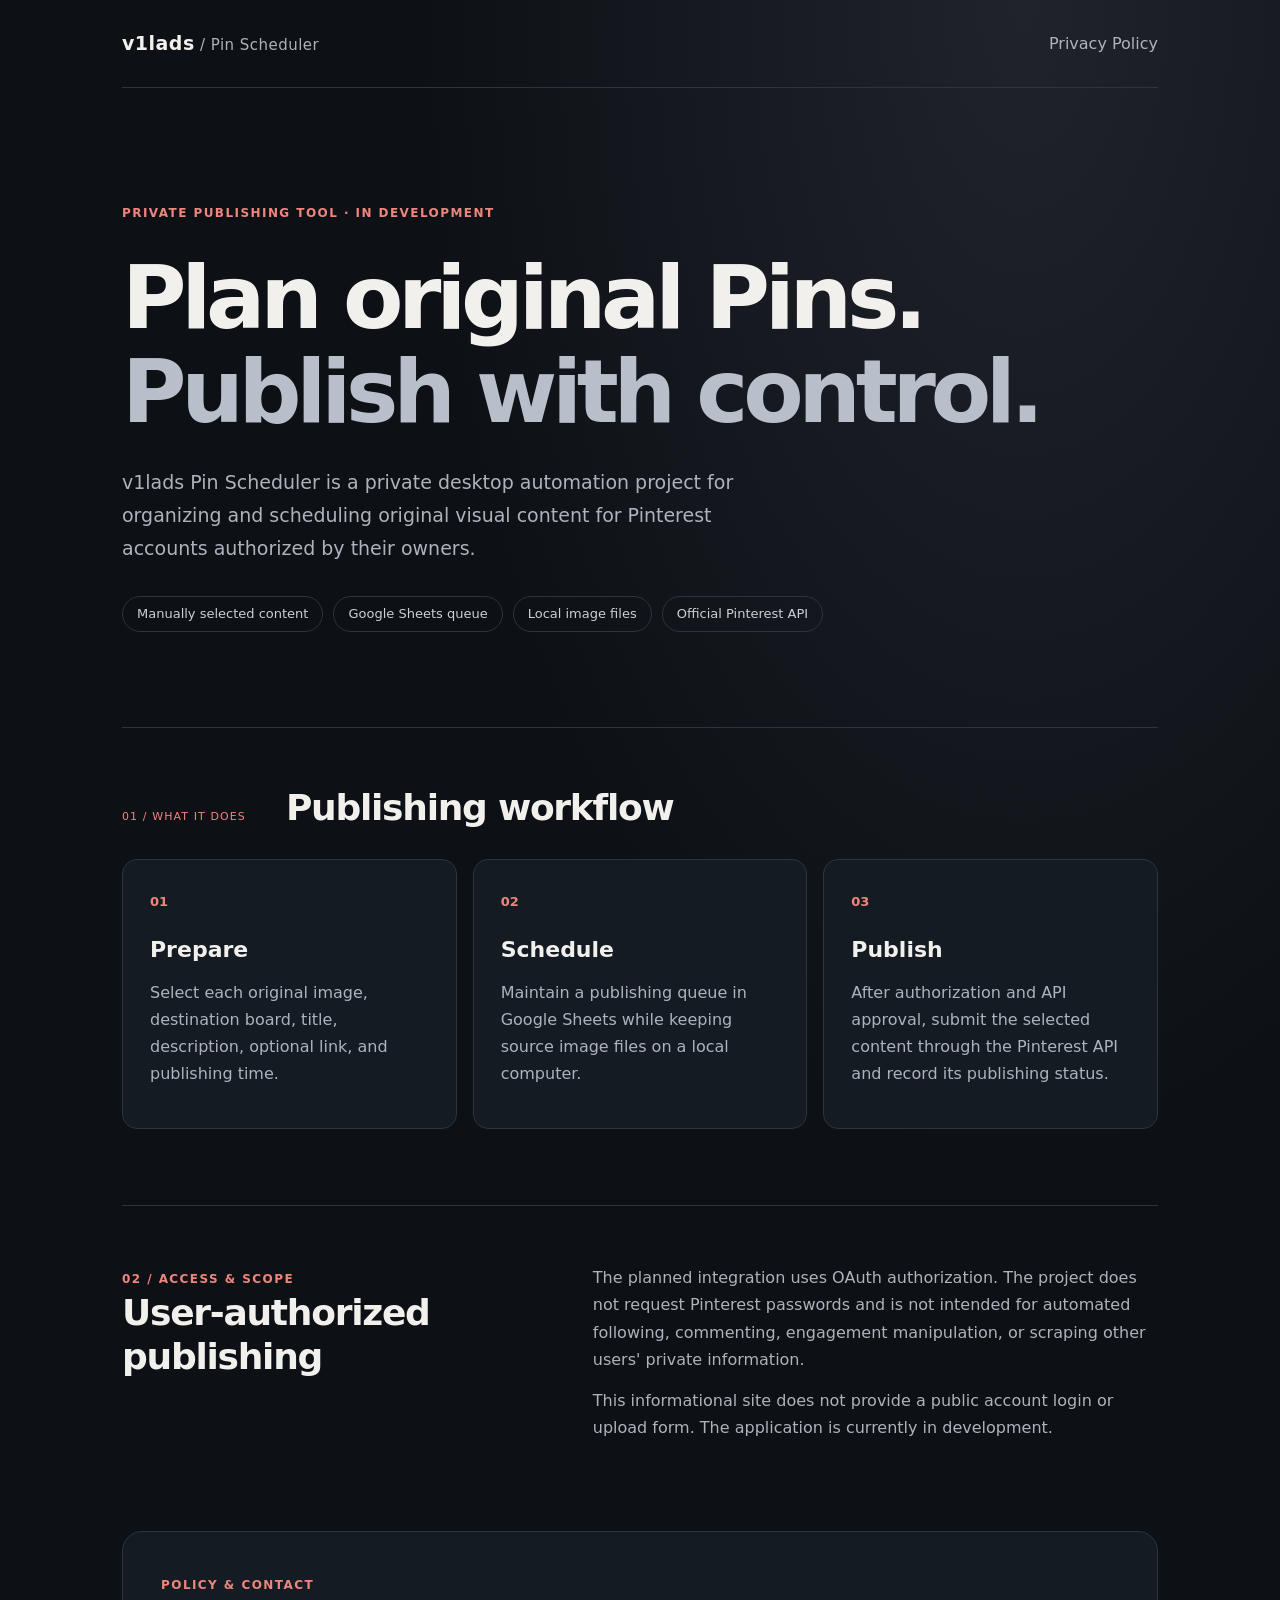
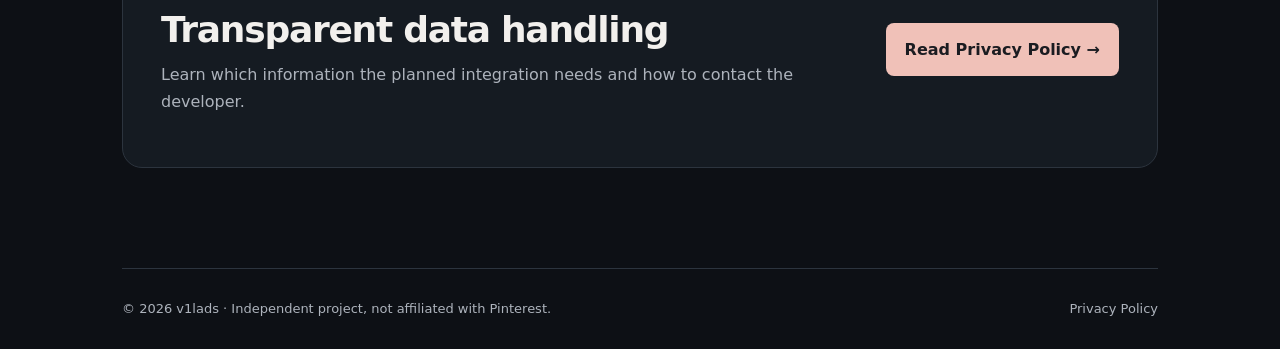
<file: index.html>
<!doctype html>
<html lang="en">
<head>
  <meta charset="utf-8">
  <meta name="viewport" content="width=device-width, initial-scale=1">
  <meta name="description" content="v1lads Pin Scheduler is a private desktop Pinterest publishing workflow under development.">
  <title>v1lads Pin Scheduler — Private content scheduling</title>
  <link rel="stylesheet" href="styles.css">
</head>
<body>
  <div class="page">
    <header class="topbar"><a class="wordmark" href="./">v1lads<span> / Pin Scheduler</span></a><nav aria-label="Main navigation"><a href="privacy.html">Privacy Policy</a></nav></header>
    <main>
      <section class="hero">
        <div class="eyebrow">PRIVATE PUBLISHING TOOL · IN DEVELOPMENT</div>
        <h1>Plan original Pins.<br><em>Publish with control.</em></h1>
        <p class="lead">v1lads Pin Scheduler is a private desktop automation project for organizing and scheduling original visual content for Pinterest accounts authorized by their owners.</p>
        <div class="pills"><span>Manually selected content</span><span>Google Sheets queue</span><span>Local image files</span><span>Official Pinterest API</span></div>
      </section>
      <section class="section" aria-labelledby="workflow">
        <div class="section-heading"><span>01 / WHAT IT DOES</span><h2 id="workflow">Publishing workflow</h2></div>
        <div class="cards">
          <article class="card"><b>01</b><h3>Prepare</h3><p>Select each original image, destination board, title, description, optional link, and publishing time.</p></article>
          <article class="card"><b>02</b><h3>Schedule</h3><p>Maintain a publishing queue in Google Sheets while keeping source image files on a local computer.</p></article>
          <article class="card"><b>03</b><h3>Publish</h3><p>After authorization and API approval, submit the selected content through the Pinterest API and record its publishing status.</p></article>
        </div>
      </section>
      <section class="section two-col" aria-labelledby="scope">
        <div><span class="small-kicker">02 / ACCESS &amp; SCOPE</span><h2 id="scope">User-authorized publishing</h2></div>
        <div><p>The planned integration uses OAuth authorization. The project does not request Pinterest passwords and is not intended for automated following, commenting, engagement manipulation, or scraping other users' private information.</p><p>This informational site does not provide a public account login or upload form. The application is currently in development.</p></div>
      </section>
      <section class="footer-card"><div><span class="small-kicker">POLICY &amp; CONTACT</span><h2>Transparent data handling</h2><p>Learn which information the planned integration needs and how to contact the developer.</p></div><a class="btn" href="privacy.html">Read Privacy Policy →</a></section>
    </main>
    <footer><span>© 2026 v1lads · Independent project, not affiliated with Pinterest.</span><a href="privacy.html">Privacy Policy</a></footer>
  </div>
</body>
</html>
</file>
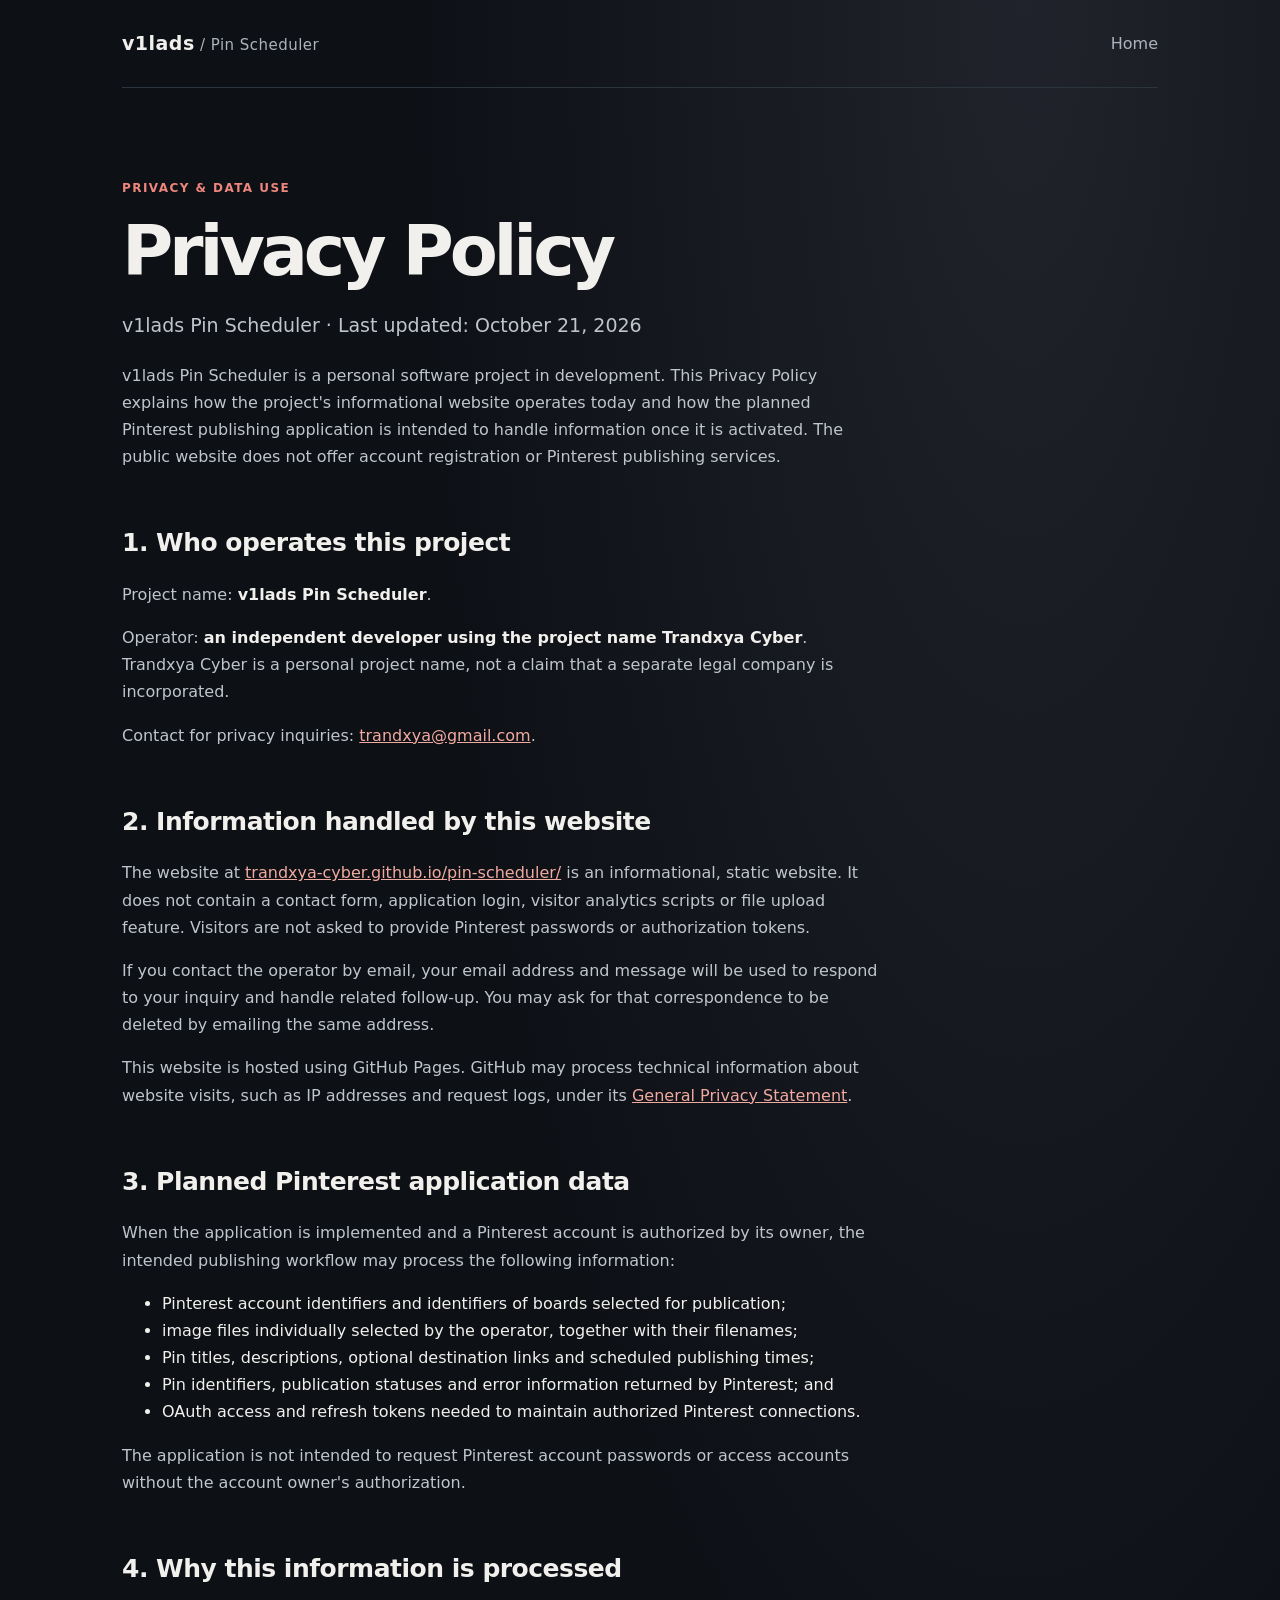
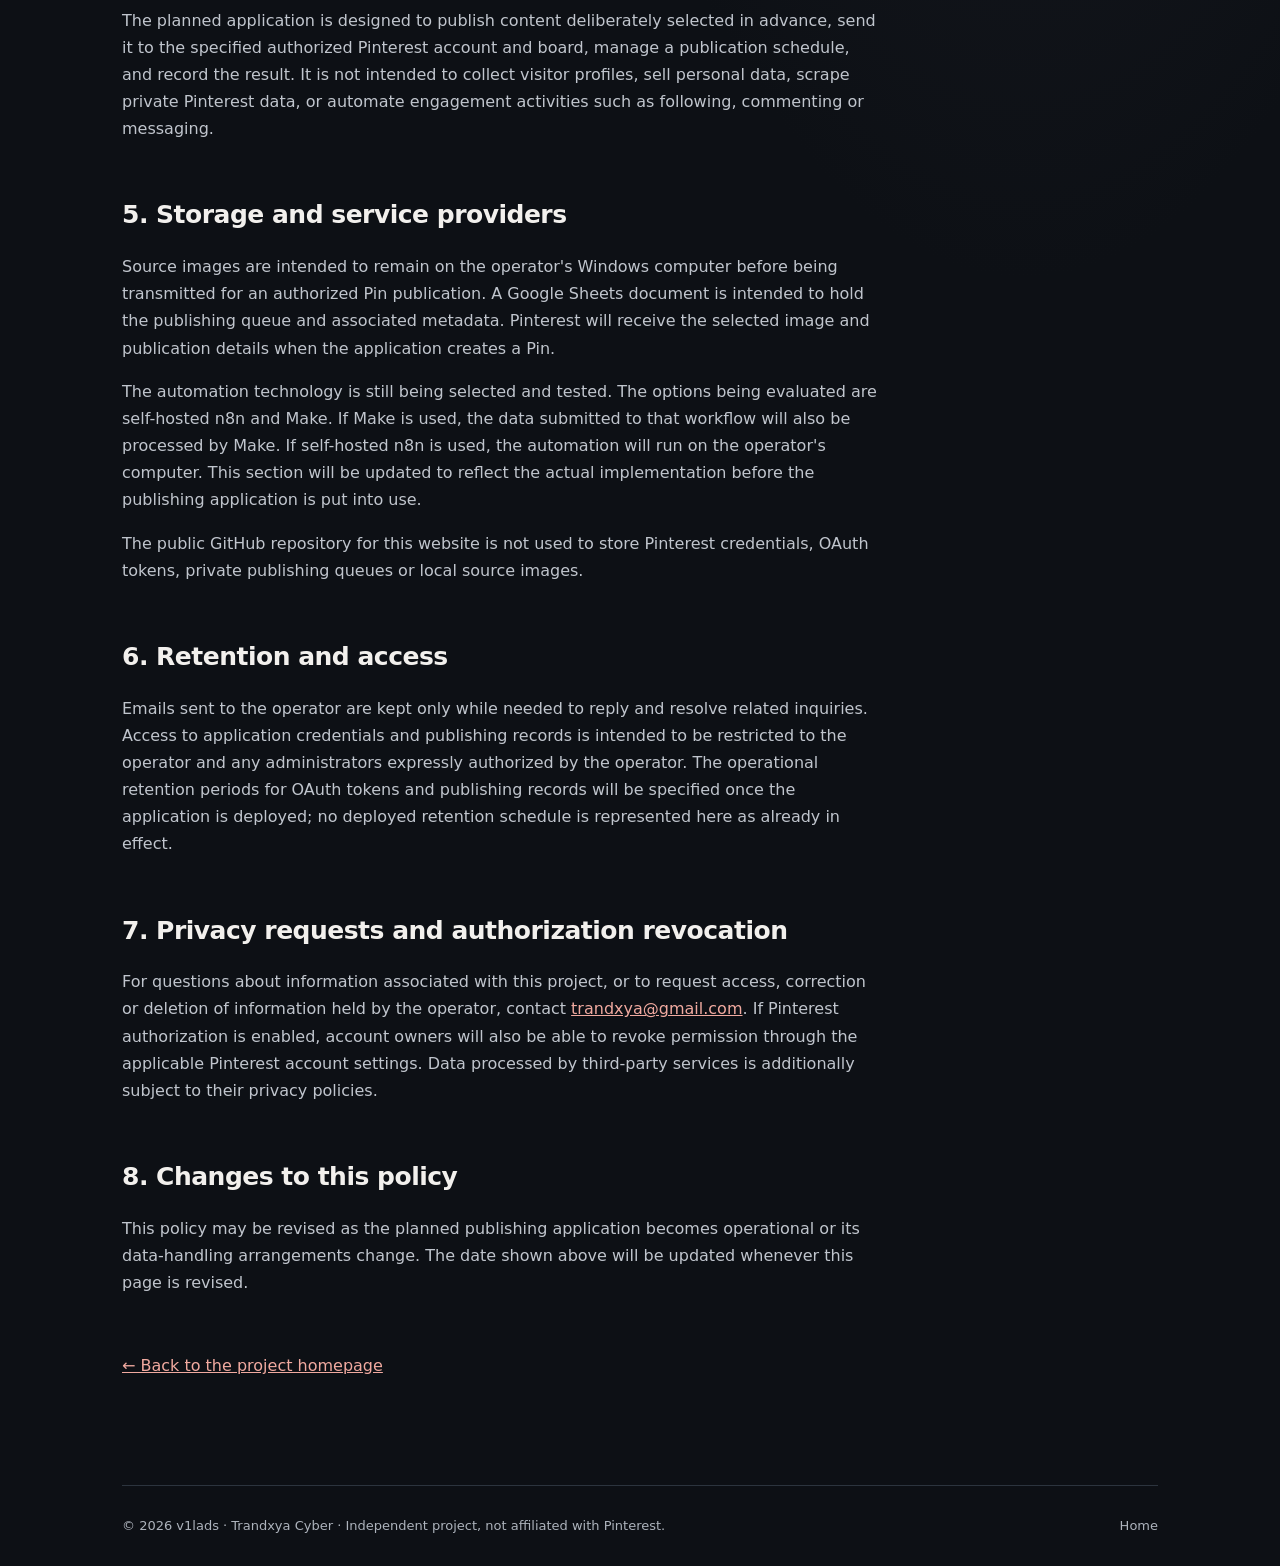
<file: privacy.html>
<!doctype html>
<html lang="en">
<head>
  <meta charset="utf-8">
  <meta name="viewport" content="width=device-width, initial-scale=1">
  <meta name="description" content="Privacy Policy for v1lads Pin Scheduler, a personal Pinterest publishing automation project.">
  <meta name="robots" content="index, follow">
  <title>Privacy Policy — v1lads Pin Scheduler</title>
  <link rel="stylesheet" href="styles.css">
</head>
<body>
  <div class="page policy-page">
    <header class="topbar">
      <a class="wordmark" href="./">v1lads<span> / Pin Scheduler</span></a>
      <nav aria-label="Main navigation"><a href="./">Home</a></nav>
    </header>
    <main class="policy">
      <div class="eyebrow">PRIVACY &amp; DATA USE</div>
      <h1>Privacy Policy</h1>
      <p class="lead">v1lads Pin Scheduler · Last updated: October 21, 2026</p>

      <p>v1lads Pin Scheduler is a personal software project in development. This Privacy Policy explains how the project's informational website operates today and how the planned Pinterest publishing application is intended to handle information once it is activated. The public website does not offer account registration or Pinterest publishing services.</p>

      <h2>1. Who operates this project</h2>
      <p>Project name: <strong>v1lads Pin Scheduler</strong>.</p>
      <p>Operator: <strong>an independent developer using the project name Trandxya Cyber</strong>. Trandxya Cyber is a personal project name, not a claim that a separate legal company is incorporated.</p>
      <p>Contact for privacy inquiries: <a href="mailto:trandxya@gmail.com">trandxya@gmail.com</a>.</p>

      <h2>2. Information handled by this website</h2>
      <p>The website at <a href="https://trandxya-cyber.github.io/pin-scheduler/">trandxya-cyber.github.io/pin-scheduler/</a> is an informational, static website. It does not contain a contact form, application login, visitor analytics scripts or file upload feature. Visitors are not asked to provide Pinterest passwords or authorization tokens.</p>
      <p>If you contact the operator by email, your email address and message will be used to respond to your inquiry and handle related follow-up. You may ask for that correspondence to be deleted by emailing the same address.</p>
      <p>This website is hosted using GitHub Pages. GitHub may process technical information about website visits, such as IP addresses and request logs, under its <a href="https://docs.github.com/en/site-policy/privacy-policies/github-general-privacy-statement">General Privacy Statement</a>.</p>

      <h2>3. Planned Pinterest application data</h2>
      <p>When the application is implemented and a Pinterest account is authorized by its owner, the intended publishing workflow may process the following information:</p>
      <ul>
        <li>Pinterest account identifiers and identifiers of boards selected for publication;</li>
        <li>image files individually selected by the operator, together with their filenames;</li>
        <li>Pin titles, descriptions, optional destination links and scheduled publishing times;</li>
        <li>Pin identifiers, publication statuses and error information returned by Pinterest; and</li>
        <li>OAuth access and refresh tokens needed to maintain authorized Pinterest connections.</li>
      </ul>
      <p>The application is not intended to request Pinterest account passwords or access accounts without the account owner's authorization.</p>

      <h2>4. Why this information is processed</h2>
      <p>The planned application is designed to publish content deliberately selected in advance, send it to the specified authorized Pinterest account and board, manage a publication schedule, and record the result. It is not intended to collect visitor profiles, sell personal data, scrape private Pinterest data, or automate engagement activities such as following, commenting or messaging.</p>

      <h2>5. Storage and service providers</h2>
      <p>Source images are intended to remain on the operator's Windows computer before being transmitted for an authorized Pin publication. A Google Sheets document is intended to hold the publishing queue and associated metadata. Pinterest will receive the selected image and publication details when the application creates a Pin.</p>
      <p>The automation technology is still being selected and tested. The options being evaluated are self-hosted n8n and Make. If Make is used, the data submitted to that workflow will also be processed by Make. If self-hosted n8n is used, the automation will run on the operator's computer. This section will be updated to reflect the actual implementation before the publishing application is put into use.</p>
      <p>The public GitHub repository for this website is not used to store Pinterest credentials, OAuth tokens, private publishing queues or local source images.</p>

      <h2>6. Retention and access</h2>
      <p>Emails sent to the operator are kept only while needed to reply and resolve related inquiries. Access to application credentials and publishing records is intended to be restricted to the operator and any administrators expressly authorized by the operator. The operational retention periods for OAuth tokens and publishing records will be specified once the application is deployed; no deployed retention schedule is represented here as already in effect.</p>

      <h2>7. Privacy requests and authorization revocation</h2>
      <p>For questions about information associated with this project, or to request access, correction or deletion of information held by the operator, contact <a href="mailto:trandxya@gmail.com">trandxya@gmail.com</a>. If Pinterest authorization is enabled, account owners will also be able to revoke permission through the applicable Pinterest account settings. Data processed by third-party services is additionally subject to their privacy policies.</p>

      <h2>8. Changes to this policy</h2>
      <p>This policy may be revised as the planned publishing application becomes operational or its data-handling arrangements change. The date shown above will be updated whenever this page is revised.</p>
      <p><a class="back-link" href="./">← Back to the project homepage</a></p>
    </main>
    <footer>
      <span>© 2026 v1lads · Trandxya Cyber · Independent project, not affiliated with Pinterest.</span>
      <a href="./">Home</a>
    </footer>
  </div>
</body>
</html>
</file>
<file: styles.css>
:root{color-scheme:dark;--bg:#0d1015;--text:#f2f0ed;--muted:#adb3bc;--accent:#ee867d;--edge:#2c343e;--card:#151b22}*{box-sizing:border-box}html{scroll-behavior:smooth}body{margin:0;background:radial-gradient(ellipse at 80% 0%,#21232c 0,transparent 42%),var(--bg);color:var(--text);font:16px/1.7 system-ui,-apple-system,Segoe UI,Arial,sans-serif}.page{max-width:1100px;padding:0 32px;margin:auto}.topbar{display:flex;align-items:center;justify-content:space-between;border-bottom:1px solid var(--edge);height:88px}.wordmark{font-weight:800;letter-spacing:.025em;text-decoration:none;color:var(--text);font-size:19px}.wordmark span{font-weight:400;color:var(--muted);font-size:15px}.topbar nav a,footer a{color:var(--muted);text-decoration:none}.topbar nav a:hover,footer a:hover,a:hover{color:var(--accent)}.hero{padding:115px 0 95px}.eyebrow,.small-kicker{color:var(--accent);font-weight:700;letter-spacing:.12em;font-size:12px}.hero h1{font-size:clamp(46px,7vw,88px);font-weight:720;letter-spacing:-.06em;line-height:1.06;margin:28px 0}.hero h1 em{font-style:normal;color:#b8beca}.lead{max-width:680px;color:var(--muted);font-size:19px;line-height:1.75}.pills{display:flex;flex-wrap:wrap;gap:10px;margin-top:30px}.pills span{border:1px solid var(--edge);border-radius:100px;padding:6px 14px;color:#cad0d6;font-size:13px}.section{border-top:1px solid var(--edge);padding:58px 0 76px}.section-heading{display:flex;gap:40px;align-items:baseline}.section-heading>span{color:var(--accent);font-size:11px;letter-spacing:.1em;white-space:nowrap}.section h2,.footer-card h2{letter-spacing:-.035em;line-height:1.2;font-size:36px;margin:0 0 30px}.cards{display:grid;grid-template-columns:repeat(3,1fr);gap:16px}.card{background:var(--card);border:1px solid var(--edge);border-radius:15px;padding:27px}.card b{color:var(--accent);font-size:13px}.card h3{font-size:22px;margin:17px 0 10px}.card p,.two-col p,.footer-card p{color:var(--muted);margin:0 0 14px}.two-col{display:grid;grid-template-columns:1fr 1.3fr;gap:36px}.footer-card{display:flex;align-items:center;justify-content:space-between;gap:20px;padding:38px;margin:0 0 100px;background:var(--card);border:1px solid var(--edge);border-radius:20px}.footer-card h2{margin:10px 0}.btn{border-radius:8px;padding:13px 19px;background:#f0c1b8;color:#1b1c21;text-decoration:none;white-space:nowrap;font-weight:700}.btn:hover{background:#fff;color:#1b1c21}footer{display:flex;justify-content:space-between;gap:20px;padding:29px 0;border-top:1px solid var(--edge);color:var(--muted);font-size:13px}.policy{max-width:760px;padding:90px 0}.policy h1{font-size:clamp(40px,6vw,70px);letter-spacing:-.06em;line-height:1.1;margin:15px 0}.policy h2{font-size:25px;letter-spacing:-.02em;margin:52px 0 10px}.policy p{color:#c0c5cd}.policy strong{color:var(--text)}.policy a{color:#f1aaa0}.back-link{display:inline-block;margin-top:40px}@media(max-width:700px){.page{padding:0 20px}.hero{padding:75px 0}.cards,.two-col{grid-template-columns:1fr}.section-heading{display:block}.footer-card{display:block;padding:26px}.footer-card .btn{display:inline-block;margin-top:12px}.topbar{height:70px}.wordmark span{font-size:12px}}
</file>
